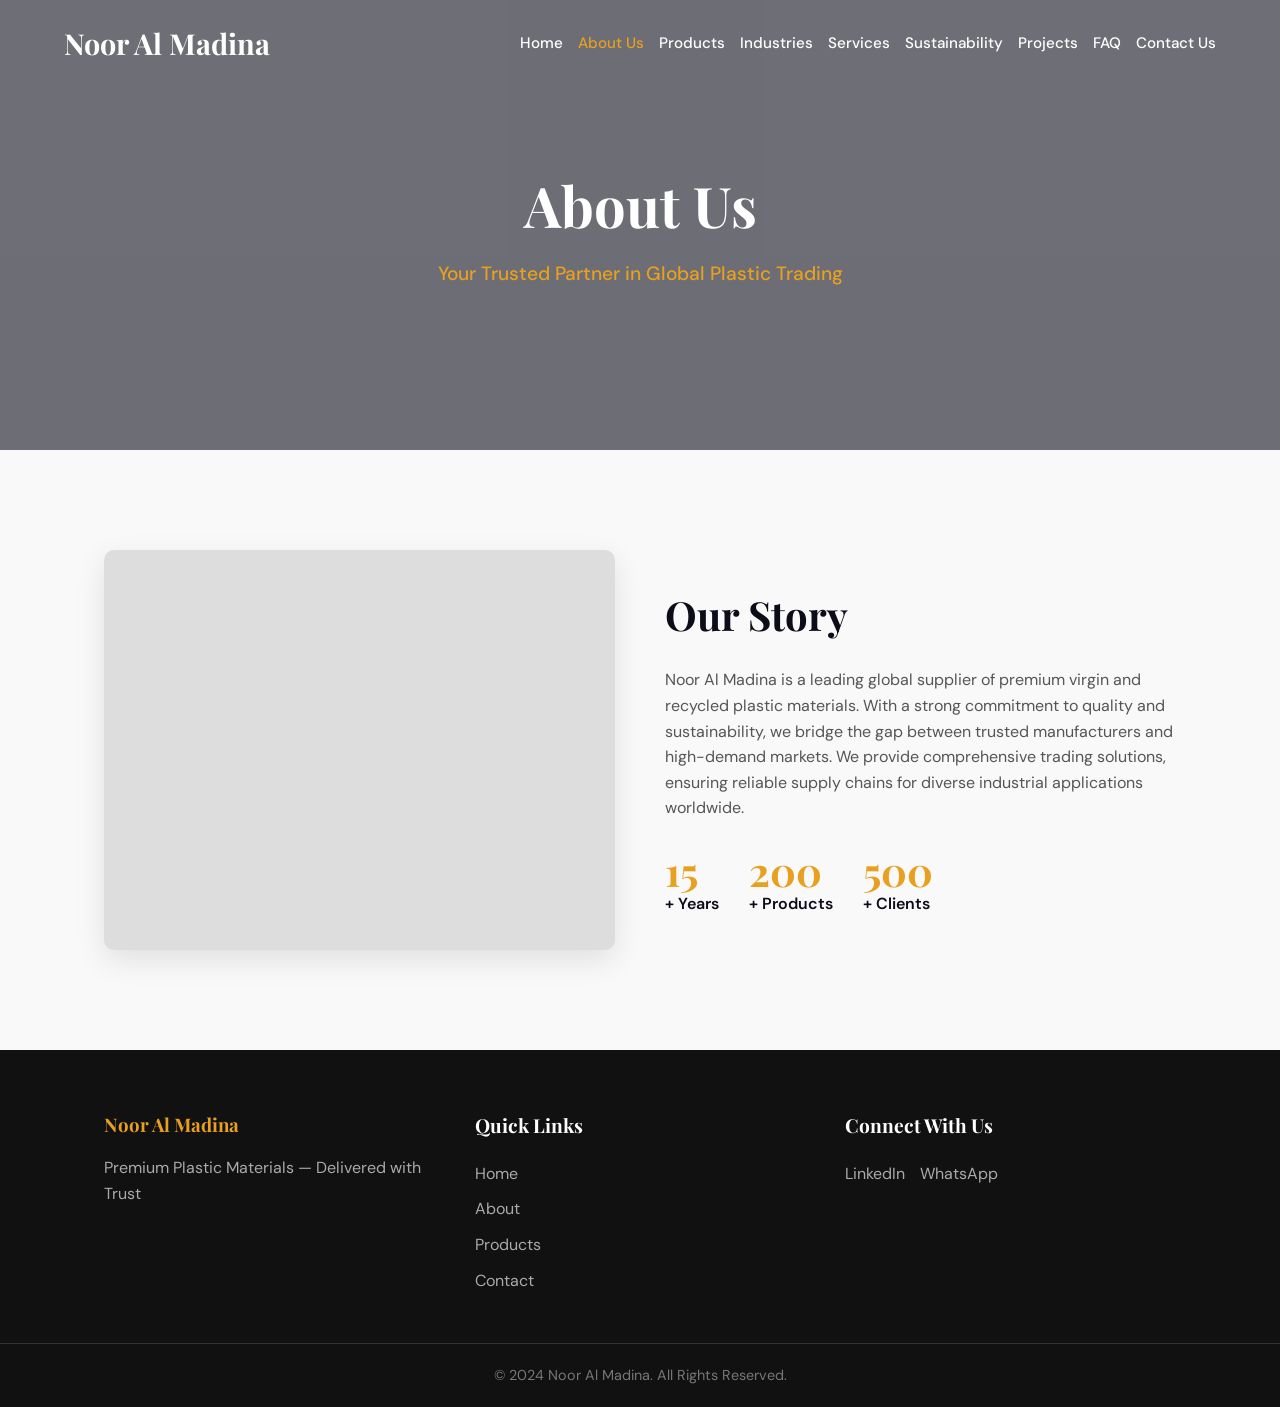
<file: about.html>
<!DOCTYPE html>
<html lang="en">
<head>
    <meta charset="UTF-8">
    <meta name="viewport" content="width=device-width, initial-scale=1.0">
    <title>About Us | Noor Al Madina</title>
    <meta name="description" content="Learn more about Noor Al Madina, a trusted global supplier of premium plastic materials.">
    <!-- Fonts -->
    <link rel="preconnect" href="https://fonts.googleapis.com">
    <link rel="preconnect" href="https://fonts.gstatic.com" crossorigin>
    <link href="https://fonts.googleapis.com/css2?family=DM+Sans:opsz,wght@9..40,400;9..40,500;9..40,700&family=Playfair+Display:wght@400;600;700&display=swap" rel="stylesheet">
    <link rel="stylesheet" href="style.css">
    <style>
        .about-page-hero {
            height: 50vh;
            min-height: 400px;
            position: relative;
            display: flex;
            align-items: center;
            justify-content: center;
            text-align: center;
            overflow: hidden;
        }
        .about-page-hero .video-container {
            position: absolute;
            top: 0; left: 0; width: 100%; height: 100%;
            z-index: -2;
        }
        .about-page-hero video {
            width: 100%;
            height: 100%;
            object-fit: cover;
        }
        .about-page-overlay {
            position: absolute;
            top: 0; left: 0; width: 100%; height: 100%;
            background-color: rgba(13, 13, 26, 0.6);
            z-index: -1;
        }
        .about-page-hero h1 {
            color: var(--white);
            font-size: 3.5rem;
            margin-bottom: 10px;
            z-index: 1;
        }
        .about-page-hero p {
            color: var(--amber);
            font-size: 1.2rem;
            font-weight: 500;
            z-index: 1;
        }
    </style>
</head>
<body>

    <!-- NAVBAR -->
    <header class="navbar" id="navbar">
        <div class="nav-container">
            <a href="index.html" class="logo">Noor Al Madina</a>
            <div class="hamburger" id="hamburger">
                <span></span>
                <span></span>
                <span></span>
            </div>
            <nav class="nav-links" id="nav-links">
                <a href="index.html">Home</a>
                <a href="about.html" style="color: var(--amber);">About Us</a>
                <a href="products.html">Products</a>
                <a href="industries.html">Industries</a>
                <a href="services.html">Services</a>
                <a href="sustainability.html">Sustainability</a>
                <a href="projects.html">Projects</a>
                <a href="faq.html">FAQ</a>
                <a href="contact.html">Contact Us</a>
            </nav>
        </div>
    </header>

    <!-- PAGE HERO WITH VIDEO -->
    <section class="about-page-hero">
        <div class="video-container">
            <video autoplay loop muted playsinline>
                <source src="media/banner2.mp4" type="video/mp4">
            </video>
        </div>
        <div class="about-page-overlay"></div>
        <div>
            <h1>About Us</h1>
            <p>Your Trusted Partner in Global Plastic Trading</p>
        </div>
    </section>

    <!-- ABOUT SECTION -->
    <section id="about" class="about">
        <div class="container">
            <div class="about-grid">
                <div class="about-img-col">
                    <div class="about-img">
                        <!-- Placeholder for image -->
                    </div>
                </div>
                <div class="about-text">
                    <h2>Our Story</h2>
                    <p>Noor Al Madina is a leading global supplier of premium virgin and recycled plastic materials. With a strong commitment to quality and sustainability, we bridge the gap between trusted manufacturers and high-demand markets. We provide comprehensive trading solutions, ensuring reliable supply chains for diverse industrial applications worldwide.</p>
                    <div class="stats" id="stats">
                        <div class="stat-item">
                            <h3 data-target="15">0</h3>
                            <span>+ Years</span>
                        </div>
                        <div class="stat-item">
                            <h3 data-target="200">0</h3>
                            <span>+ Products</span>
                        </div>
                        <div class="stat-item">
                            <h3 data-target="500">0</h3>
                            <span>+ Clients</span>
                        </div>
                    </div>
                </div>
            </div>
        </div>
    </section>

    <!-- FOOTER -->
    <footer class="footer">
        <div class="container footer-grid">
            <div class="footer-col">
                <h3>Noor Al Madina</h3>
                <p>Premium Plastic Materials — Delivered with Trust</p>
            </div>
            <div class="footer-col">
                <h4>Quick Links</h4>
                <a href="index.html#home">Home</a>
                <a href="about.html">About</a>
                <a href="products.html">Products</a>
                <a href="contact.html">Contact</a>
            </div>
            <div class="footer-col">
                <h4>Connect With Us</h4>
                <div class="social-links">
                    <a href="#">LinkedIn</a>
                    <a href="#">WhatsApp</a>
                </div>
            </div>
        </div>
        <div class="footer-bottom">
            <p>&copy; 2024 Noor Al Madina. All Rights Reserved.</p>
        </div>
    </footer>

    <script src="script.js"></script>
</body>
</html>
</file>
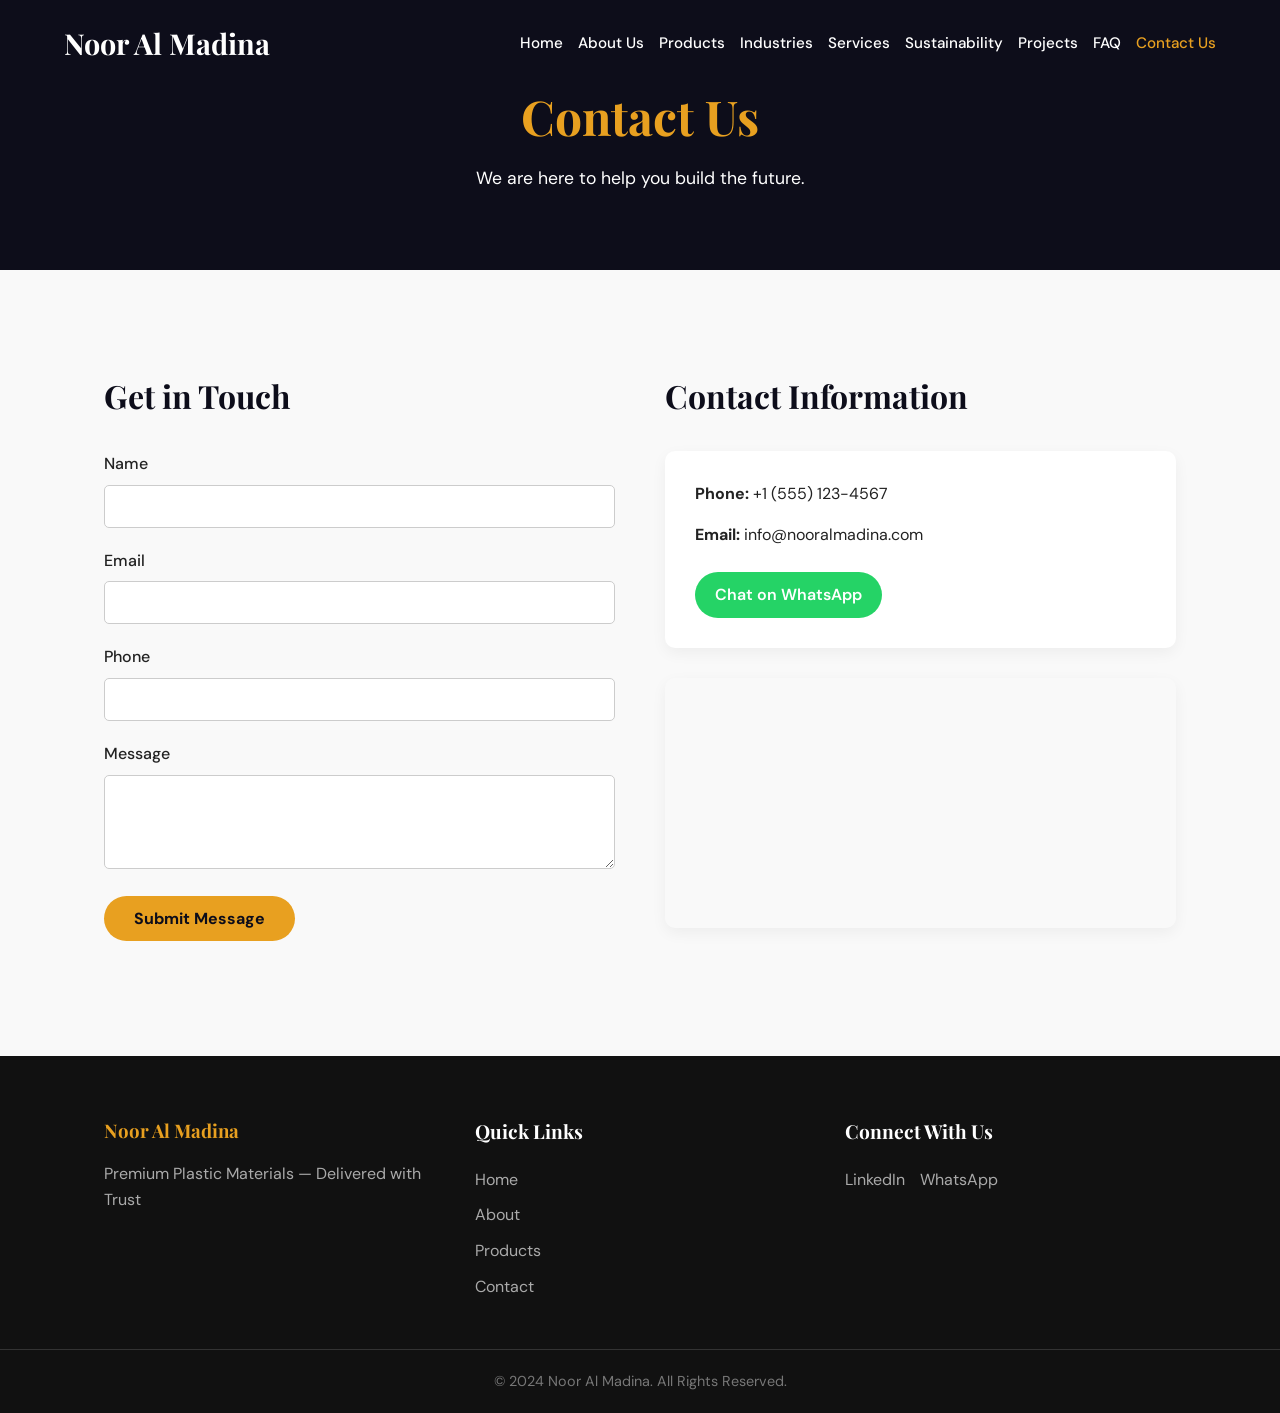
<file: contact.html>
<!DOCTYPE html>
<html lang="en">
<head>
    <meta charset="UTF-8">
    <meta name="viewport" content="width=device-width, initial-scale=1.0">
    <title>Contact Us | Noor Al Madina</title>
    <meta name="description" content="Get in touch with Noor Al Madina for premium plastic trading inquiries.">
    <!-- Fonts -->
    <link rel="preconnect" href="https://fonts.googleapis.com">
    <link rel="preconnect" href="https://fonts.gstatic.com" crossorigin>
    <link href="https://fonts.googleapis.com/css2?family=DM+Sans:opsz,wght@9..40,400;9..40,500;9..40,700&family=Playfair+Display:wght@400;600;700&display=swap" rel="stylesheet">
    <link rel="stylesheet" href="style.css">
    <style>
        .contact-page-hero {
            height: 30vh;
            min-height: 250px;
            position: relative;
            display: flex;
            align-items: center;
            justify-content: center;
            text-align: center;
            background-color: var(--navy-bg);
        }
        .contact-page-hero h1 {
            color: var(--amber);
            font-size: 3rem;
            margin-bottom: 10px;
        }
        .contact-page-hero p {
            color: var(--white);
            font-size: 1.1rem;
        }
    </style>
</head>
<body>

    <!-- NAVBAR -->
    <header class="navbar" id="navbar">
        <div class="nav-container">
            <a href="index.html" class="logo">Noor Al Madina</a>
            <div class="hamburger" id="hamburger">
                <span></span>
                <span></span>
                <span></span>
            </div>
            <nav class="nav-links" id="nav-links">
                <a href="index.html">Home</a>
                <a href="about.html">About Us</a>
                <a href="products.html">Products</a>
                <a href="industries.html">Industries</a>
                <a href="services.html">Services</a>
                <a href="sustainability.html">Sustainability</a>
                <a href="projects.html">Projects</a>
                <a href="faq.html">FAQ</a>
                <a href="contact.html" style="color: var(--amber);">Contact Us</a>
            </nav>
        </div>
    </header>

    <!-- PAGE HERO -->
    <section class="contact-page-hero">
        <div>
            <h1>Contact Us</h1>
            <p>We are here to help you build the future.</p>
        </div>
    </section>

    <!-- CONTACT SECTION -->
    <section id="contact" class="contact">
        <div class="container">
            <div class="contact-grid">
                <div class="contact-form-col">
                    <h2>Get in Touch</h2>
                    <form id="contactForm" onsubmit="return validateForm(event)">
                        <div class="form-group">
                            <label for="name">Name</label>
                            <input type="text" id="name" required>
                        </div>
                        <div class="form-group">
                            <label for="email">Email</label>
                            <input type="email" id="email" required>
                        </div>
                        <div class="form-group">
                            <label for="phone">Phone</label>
                            <input type="tel" id="phone" required>
                        </div>
                        <div class="form-group">
                            <label for="message">Message</label>
                            <textarea id="message" rows="4" required></textarea>
                        </div>
                        <button type="submit" class="btn-primary">Submit Message</button>
                        <p id="formMessage" class="form-message"></p>
                    </form>
                </div>
                <div class="contact-info-col">
                    <h2>Contact Information</h2>
                    <div class="info-block">
                        <p><strong>Phone:</strong> +1 (555) 123-4567</p>
                        <p><strong>Email:</strong> info@nooralmadina.com</p>
                        <a href="https://wa.me/15551234567" target="_blank" class="btn-whatsapp">Chat on WhatsApp</a>
                    </div>
                    <div class="map-container">
                        <iframe src="https://www.google.com/maps/embed?pb=!1m18!1m12!1m3!1d14434.619176313175!2d55.29744415!3d25.2635933!2m3!1f0!2f0!3f0!3m2!1i1024!2i768!4f13.1!3m3!1m2!1s0x3e5f43496ad9c645%3A0xbde66e5084295162!2sDubai%20-%20United%20Arab%20Emirates!5e0!3m2!1sen!2sus!4v1700000000000!5m2!1sen!2sus" width="100%" height="250" style="border:0;" allowfullscreen="" loading="lazy" referrerpolicy="no-referrer-when-downgrade"></iframe>
                    </div>
                </div>
            </div>
        </div>
    </section>

    <!-- FOOTER -->
    <footer class="footer">
        <div class="container footer-grid">
            <div class="footer-col">
                <h3>Noor Al Madina</h3>
                <p>Premium Plastic Materials — Delivered with Trust</p>
            </div>
            <div class="footer-col">
                <h4>Quick Links</h4>
                <a href="index.html#home">Home</a>
                <a href="about.html">About</a>
                <a href="products.html">Products</a>
                <a href="contact.html">Contact</a>
            </div>
            <div class="footer-col">
                <h4>Connect With Us</h4>
                <div class="social-links">
                    <a href="#">LinkedIn</a>
                    <a href="#">WhatsApp</a>
                </div>
            </div>
        </div>
        <div class="footer-bottom">
            <p>&copy; 2024 Noor Al Madina. All Rights Reserved.</p>
        </div>
    </footer>

    <script src="script.js"></script>
</body>
</html>
</file>
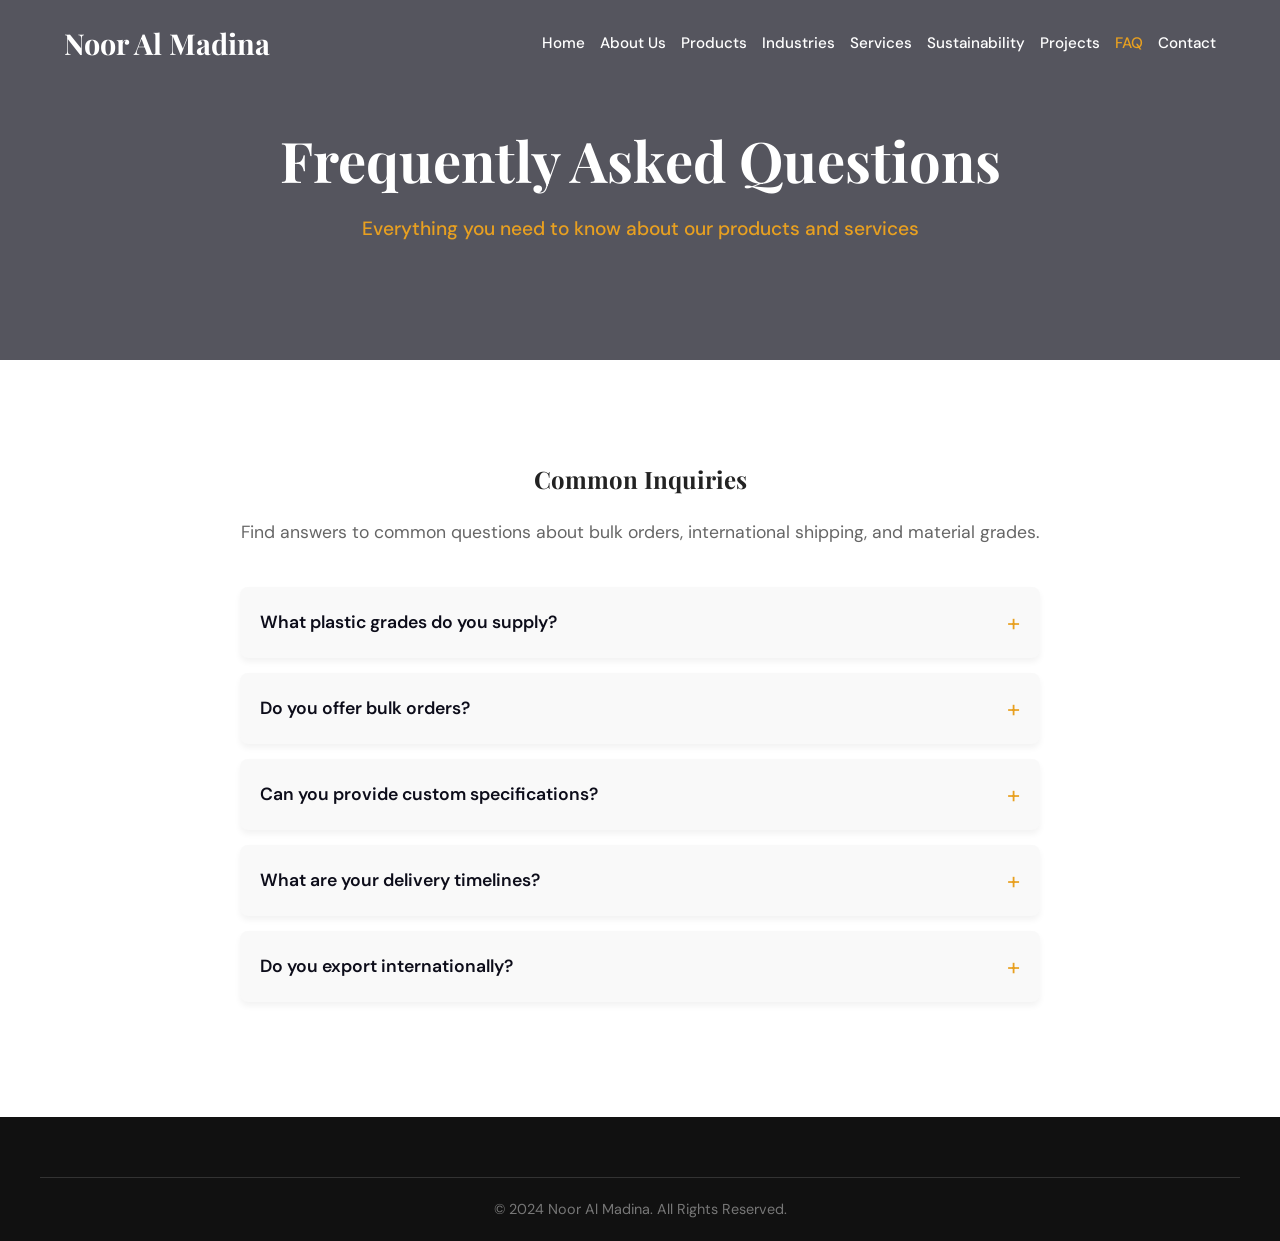
<file: faq.html>
<!DOCTYPE html>
<html lang="en">
<head>
    <meta charset="UTF-8">
    <meta name="viewport" content="width=device-width, initial-scale=1.0">
    <title>FAQ | Noor Al Madina</title>
    <link href="https://fonts.googleapis.com/css2?family=DM+Sans:wght@400;500;700&family=Playfair+Display:wght@400;600;700&display=swap" rel="stylesheet">
    <link rel="stylesheet" href="style.css">
    <link rel="stylesheet" href="products.css">
</head>
<body>
    <header class="navbar" id="navbar">
        <div class="nav-container">
            <a href="index.html" class="logo">Noor Al Madina</a>
            <div class="hamburger" id="hamburger"><span></span><span></span><span></span></div>
            <nav class="nav-links" id="nav-links">
                <a href="index.html">Home</a>
                <a href="about.html">About Us</a>
                <a href="products.html">Products</a>
                <a href="industries.html">Industries</a>
                <a href="services.html">Services</a>
                <a href="sustainability.html">Sustainability</a>
                <a href="projects.html">Projects</a>
                <a href="faq.html" style="color: var(--amber);">FAQ</a>
                <a href="contact.html">Contact</a>
            </nav>
        </div>
    </header>

    <section class="page-hero">
        <div class="page-hero-bg" style="background-image: url('https://images.unsplash.com/photo-1504328345606-18bbc8c9d7d1?ixlib=rb-4.0.3&auto=format&fit=crop&w=1920&q=80');"></div>
        <div class="page-hero-overlay"></div>
        <div class="page-hero-content">
            <h1>Frequently Asked Questions</h1>
            <p>Everything you need to know about our products and services</p>
        </div>
    </section>

    <section style="padding: 100px 0; background: var(--white); text-align: center;">
        <div class="container">
            <h2>Common Inquiries</h2>
            <p style="margin-top: 20px; color: #666; font-size: 1.1rem;">Find answers to common questions about bulk orders, international shipping, and material grades.</p>
            <!-- Add FAQ accordion here later -->
            <div class="faq-container">
                <div class="faq-item">
                    <button class="faq-question">What plastic grades do you supply? <span class="faq-icon">+</span></button>
                    <div class="faq-answer">
                        <p>We supply a wide range of premium virgin and recycled plastic materials, including HDPE, LDPE, LLDPE, PP, PVC, PET, ABS, and Polycarbonate. We also offer specialized engineering plastics and masterbatches.</p>
                    </div>
                </div>
                <div class="faq-item">
                    <button class="faq-question">Do you offer bulk orders? <span class="faq-icon">+</span></button>
                    <div class="faq-answer">
                        <p>Yes, we specialize in bulk and wholesale supply for large-scale manufacturing operations. Our robust logistics network ensures continuous and reliable delivery for high-volume requirements.</p>
                    </div>
                </div>
                <div class="faq-item">
                    <button class="faq-question">Can you provide custom specifications? <span class="faq-icon">+</span></button>
                    <div class="faq-answer">
                        <p>Absolutely. We work closely with our clients to source or formulate plastic materials that meet strict custom specifications, including specific melt flow indexes, densities, and color masterbatch matching.</p>
                    </div>
                </div>
                <div class="faq-item">
                    <button class="faq-question">What are your delivery timelines? <span class="faq-icon">+</span></button>
                    <div class="faq-answer">
                        <p>Delivery timelines vary based on the order volume, specific material requirements, and destination. Typically, in-stock materials are processed within 3-5 business days. International shipping estimates will be provided upon quoting.</p>
                    </div>
                </div>
                <div class="faq-item">
                    <button class="faq-question">Do you export internationally? <span class="faq-icon">+</span></button>
                    <div class="faq-answer">
                        <p>Yes, we are a global trading company. We export to numerous countries across Asia, Europe, Africa, and the Americas, handling all necessary customs documentation and logistics.</p>
                    </div>
                </div>
            </div>
        </div>
    </section>

    <footer class="footer">
        <div class="container footer-bottom">
            <p>&copy; 2024 Noor Al Madina. All Rights Reserved.</p>
        </div>
    </footer>
    <script src="script.js"></script>
</body>
</html>
</file>
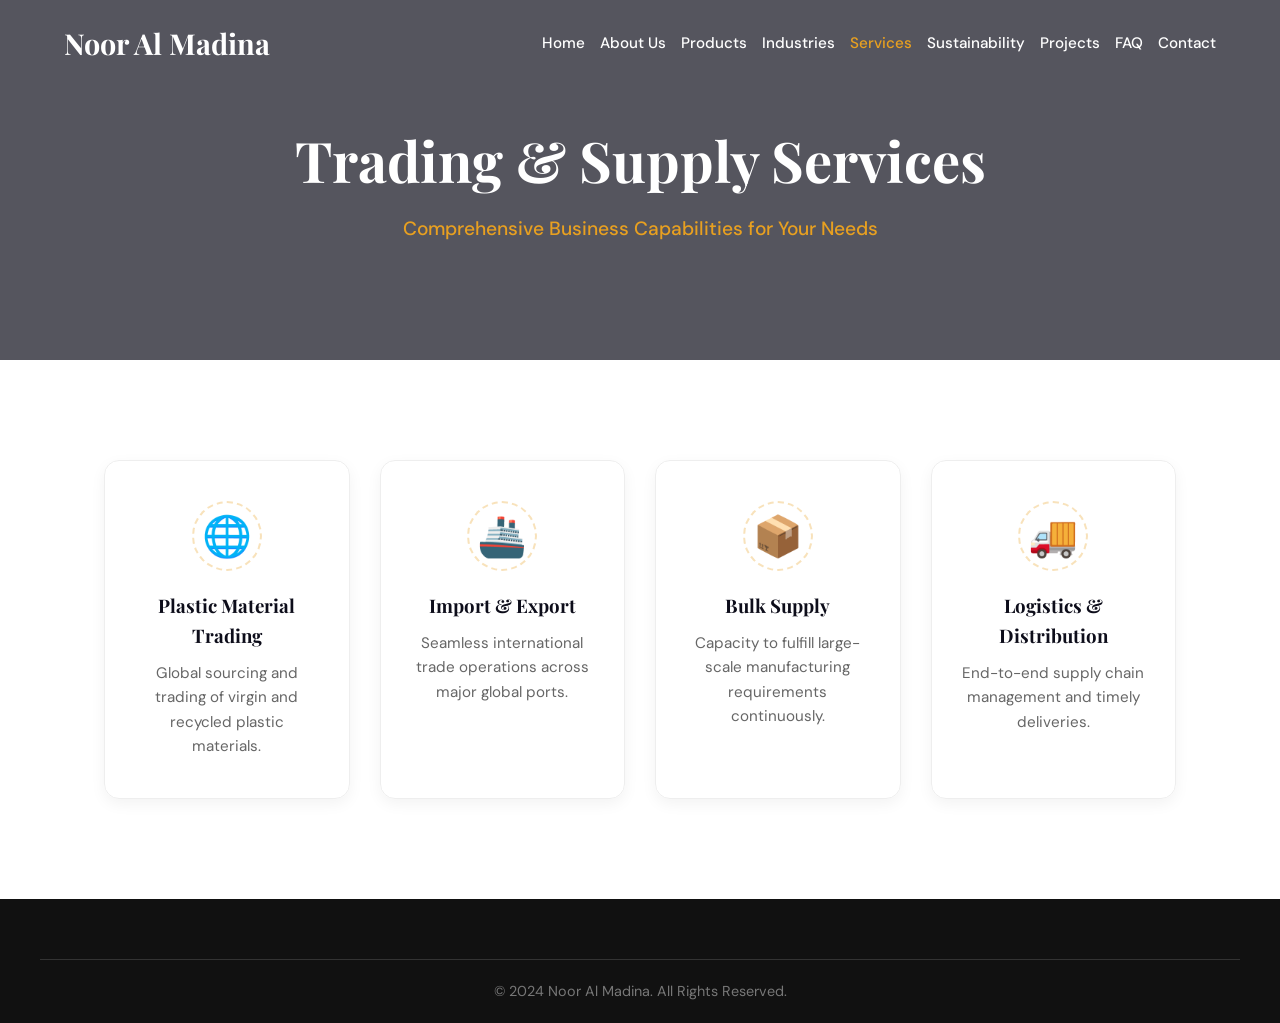
<file: services.html>
<!DOCTYPE html>
<html lang="en">
<head>
    <meta charset="UTF-8">
    <meta name="viewport" content="width=device-width, initial-scale=1.0">
    <title>Our Services | Noor Al Madina</title>
    <link href="https://fonts.googleapis.com/css2?family=DM+Sans:wght@400;500;700&family=Playfair+Display:wght@400;600;700&display=swap" rel="stylesheet">
    <link rel="stylesheet" href="style.css">
    <link rel="stylesheet" href="products.css">
</head>
<body>
    <header class="navbar" id="navbar">
        <div class="nav-container">
            <a href="index.html" class="logo">Noor Al Madina</a>
            <div class="hamburger" id="hamburger"><span></span><span></span><span></span></div>
            <nav class="nav-links" id="nav-links">
                <a href="index.html">Home</a>
                <a href="about.html">About Us</a>
                <a href="products.html">Products</a>
                <a href="industries.html">Industries</a>
                <a href="services.html" style="color: var(--amber);">Services</a>
                <a href="sustainability.html">Sustainability</a>
                <a href="projects.html">Projects</a>
                <a href="faq.html">FAQ</a>
                <a href="contact.html">Contact</a>
            </nav>
        </div>
    </header>

    <section class="page-hero">
        <div class="page-hero-bg" style="background-image: url('https://images.unsplash.com/photo-1565158309503-49d6dae37a06?ixlib=rb-4.0.3&auto=format&fit=crop&w=1920&q=80');"></div>
        <div class="page-hero-overlay"></div>
        <div class="page-hero-content">
            <h1>Trading & Supply Services</h1>
            <p>Comprehensive Business Capabilities for Your Needs</p>
        </div>
    </section>

    <section class="services" style="padding: 100px 0; background: var(--white);">
        <div class="container">
            <div class="feature-grid">
                <div class="feature-box" style="border: 1px solid #eee; box-shadow: 0 5px 15px rgba(0,0,0,0.05);">
                    <div class="icon" style="color: var(--amber); font-size: 2.5rem; margin-bottom: 20px;">🌐</div>
                    <h3 style="color: var(--navy-bg); margin-bottom: 10px;">Plastic Material Trading</h3>
                    <p style="color: #666;">Global sourcing and trading of virgin and recycled plastic materials.</p>
                </div>
                <div class="feature-box" style="border: 1px solid #eee; box-shadow: 0 5px 15px rgba(0,0,0,0.05);">
                    <div class="icon" style="color: var(--amber); font-size: 2.5rem; margin-bottom: 20px;">🚢</div>
                    <h3 style="color: var(--navy-bg); margin-bottom: 10px;">Import & Export</h3>
                    <p style="color: #666;">Seamless international trade operations across major global ports.</p>
                </div>
                <div class="feature-box" style="border: 1px solid #eee; box-shadow: 0 5px 15px rgba(0,0,0,0.05);">
                    <div class="icon" style="color: var(--amber); font-size: 2.5rem; margin-bottom: 20px;">📦</div>
                    <h3 style="color: var(--navy-bg); margin-bottom: 10px;">Bulk Supply</h3>
                    <p style="color: #666;">Capacity to fulfill large-scale manufacturing requirements continuously.</p>
                </div>
                <div class="feature-box" style="border: 1px solid #eee; box-shadow: 0 5px 15px rgba(0,0,0,0.05);">
                    <div class="icon" style="color: var(--amber); font-size: 2.5rem; margin-bottom: 20px;">🚚</div>
                    <h3 style="color: var(--navy-bg); margin-bottom: 10px;">Logistics & Distribution</h3>
                    <p style="color: #666;">End-to-end supply chain management and timely deliveries.</p>
                </div>
            </div>
        </div>
    </section>

    <footer class="footer">
        <div class="container footer-bottom">
            <p>&copy; 2024 Noor Al Madina. All Rights Reserved.</p>
        </div>
    </footer>
    <script src="script.js"></script>
</body>
</html>
</file>
<file: style.css>
:root {
    --navy-bg: #0d0d1a;
    --amber: #e8a020;
    --amber-hover: #c98a1a;
    --light-bg: #f9f9f9;
    --white: #ffffff;
    --dark-text: #222222;
    --light-text: #f0f0f0;
    --font-heading: 'Playfair Display', serif;
    --font-body: 'DM Sans', sans-serif;
}

* {
    margin: 0;
    padding: 0;
    box-sizing: border-box;
}

html {
    scroll-behavior: smooth;
}

body {
    font-family: var(--font-body);
    color: var(--dark-text);
    background-color: var(--white);
    line-height: 1.6;
}

h1, h2, h3, h4, h5, h6 {
    font-family: var(--font-heading);
}

.container {
    max-width: 1200px;
    margin: 0 auto;
    padding: 0 5%;
}

/* 1. NAVBAR */
.navbar {
    position: fixed;
    top: 0;
    width: 100%;
    z-index: 1000;
    transition: all 0.3s ease;
    background: transparent;
    padding: 20px 0;
}

.navbar.scrolled {
    background: var(--navy-bg);
    padding: 15px 0;
    box-shadow: 0 4px 10px rgba(0,0,0,0.3);
}

.navbar.hidden {
    transform: translateY(-100%);
}

.nav-container {
    display: flex;
    justify-content: space-between;
    align-items: center;
    width: 100%;
    padding: 0 5%;
}

.logo {
    font-family: var(--font-heading);
    font-size: 1.8rem;
    font-weight: 700;
    color: var(--white);
    text-decoration: none;
}

.nav-links {
    display: flex;
    gap: 15px;
}

.nav-links a {
    color: var(--white);
    text-decoration: none;
    font-weight: 500;
    font-size: 0.95rem;
    transition: color 0.3s;
}

.nav-links a:hover {
    color: var(--amber);
}

.hamburger {
    display: none;
    flex-direction: column;
    cursor: pointer;
    gap: 5px;
}

.hamburger span {
    width: 25px;
    height: 3px;
    background-color: var(--white);
    transition: all 0.3s;
}

/* 2. HERO BANNER */
.hero {
    height: 100vh;
    position: relative;
    display: flex;
    align-items: center;
    justify-content: center;
    text-align: center;
    overflow: hidden;
}

.hero-video {
    position: absolute;
    top: 0; left: 0; width: 100%; height: 100%;
    object-fit: cover;
    z-index: -2;
}

.hero-overlay {
    position: absolute;
    top: 0; left: 0; width: 100%; height: 100%;
    background-color: rgba(0, 0, 0, 0.55);
    z-index: -1;
}

.hero-content {
    color: var(--white);
    max-width: 800px;
    padding: 0 20px;
    opacity: 0;
    transform: translateY(20px);
    animation: fadeInUp 1s forwards 0.5s;
}

@keyframes fadeInUp {
    to {
        opacity: 1;
        transform: translateY(0);
    }
}

.tagline {
    font-variant: small-caps;
    font-weight: 700;
    letter-spacing: 2px;
    color: var(--amber);
    margin-bottom: 10px;
    display: block;
}

.hero h1 {
    font-size: 4.5rem;
    margin-bottom: 20px;
    line-height: 1.1;
}

.hero p {
    font-size: 1.3rem;
    margin-bottom: 30px;
}

.btn-primary {
    display: inline-block;
    background-color: var(--amber);
    color: var(--navy-bg);
    padding: 12px 30px;
    border-radius: 30px;
    text-decoration: none;
    font-weight: 700;
    transition: background 0.3s, transform 0.3s;
}

.btn-primary:hover {
    background-color: var(--amber-hover);
    transform: translateY(-2px);
}

/* 3. ABOUT US */
.about {
    background-color: var(--light-bg);
    padding: 100px 0;
}

.about-grid {
    display: grid;
    grid-template-columns: 1fr 1fr;
    gap: 50px;
    align-items: center;
}

.about-img {
    background-color: #ddd;
    height: 400px;
    border-radius: 10px;
    background-image: url('https://images.unsplash.com/photo-1581091226825-a6a2a5aee158?ixlib=rb-4.0.3&auto=format&fit=crop&w=800&q=80');
    background-size: cover;
    background-position: center;
    box-shadow: 0 10px 30px rgba(0,0,0,0.1);
}

.about-text h2 {
    font-size: 2.5rem;
    margin-bottom: 20px;
    color: var(--navy-bg);
}

.about-text p {
    margin-bottom: 30px;
    color: #555;
}

.stats {
    display: flex;
    gap: 30px;
}

.stat-item h3 {
    font-size: 2.5rem;
    color: var(--amber);
    line-height: 1;
}

.stat-item span {
    font-weight: 600;
    color: var(--navy-bg);
}

/* 4. PRODUCTS */
.products {
    background-color: var(--white);
    padding: 100px 0;
}

.section-header {
    text-align: center;
    margin-bottom: 50px;
}

.section-header h2 {
    font-size: 2.5rem;
    color: var(--navy-bg);
}

.why-us .section-header h2 {
    color: var(--amber);
}

.product-grid {
    display: grid;
    grid-template-columns: repeat(auto-fit, minmax(250px, 1fr));
    gap: 30px;
}

.product-card {
    background: var(--white);
    border: 1px solid #eee;
    padding: 30px;
    border-radius: 10px;
    text-align: center;
    transition: all 0.3s ease;
}

.product-card:hover {
    box-shadow: 0 15px 30px rgba(0,0,0,0.1);
    border-color: var(--amber);
    transform: translateY(-5px);
}

.product-card .icon {
    color: var(--amber);
    margin-bottom: 20px;
}

.product-card h3 {
    margin-bottom: 15px;
    font-size: 1.3rem;
}

.product-card p {
    color: #666;
    margin-bottom: 20px;
    font-size: 0.95rem;
}

.btn-ghost {
    display: inline-block;
    padding: 10px 20px;
    border: 2px solid var(--navy-bg);
    color: var(--navy-bg);
    text-decoration: none;
    border-radius: 25px;
    font-weight: 600;
    transition: all 0.3s;
}

.product-card:hover .btn-ghost {
    background: var(--navy-bg);
    color: var(--white);
}

/* INDUSTRIES WE SERVE */
.industries {
    padding: 100px 0;
    background-color: var(--light-bg);
}

.industries .section-header p {
    color: #666;
    margin-top: 10px;
    font-size: 1.1rem;
}

.industry-grid {
    display: grid;
    grid-template-columns: repeat(auto-fit, minmax(280px, 1fr));
    gap: 30px;
}

.industry-card {
    position: relative;
    border-radius: 10px;
    overflow: hidden;
    height: 250px;
    box-shadow: 0 10px 20px rgba(0,0,0,0.1);
}

.industry-card img {
    width: 100%;
    height: 100%;
    object-fit: cover;
    transition: transform 0.5s ease;
}

.industry-card:hover img {
    transform: scale(1.1);
}

.industry-card h3 {
    position: absolute;
    bottom: 20px;
    left: 20px;
    color: var(--white);
    background: rgba(13, 13, 26, 0.85);
    padding: 8px 15px;
    border-radius: 5px;
    font-size: 1.1rem;
    z-index: 1;
}

/* SUSTAINABILITY */
.sustainability {
    padding: 100px 0;
    background-color: var(--white);
}

.sustainability-content {
    display: grid;
    grid-template-columns: 1fr 1fr;
    gap: 50px;
    align-items: center;
}

.sustainability-text h2 {
    font-size: 2.5rem;
    color: #2e7d32;
    margin-bottom: 20px;
}

.sustainability-text p {
    color: #555;
    margin-bottom: 20px;
    font-size: 1.1rem;
}

.sustainability-list {
    list-style: none;
    margin-bottom: 30px;
}

.sustainability-list li {
    font-size: 1.1rem;
    color: var(--navy-bg);
    margin-bottom: 10px;
    font-weight: 600;
}

.sustainability-img img {
    width: 100%;
    border-radius: 15px;
    box-shadow: 0 15px 30px rgba(0,0,0,0.1);
}

/* PROJECTS SECTION */
.project-grid {
    display: grid;
    grid-template-columns: repeat(auto-fit, minmax(350px, 1fr));
    gap: 40px;
    margin-top: 50px;
    text-align: left;
}

.project-card {
    background: var(--white);
    border-radius: 12px;
    overflow: hidden;
    box-shadow: 0 10px 25px rgba(0,0,0,0.08);
    transition: transform 0.3s ease, box-shadow 0.3s ease;
}

.project-card:hover {
    transform: translateY(-10px);
    box-shadow: 0 15px 35px rgba(0,0,0,0.15);
}

.project-img {
    height: 250px;
    width: 100%;
    overflow: hidden;
}

.project-img img {
    width: 100%;
    height: 100%;
    object-fit: cover;
    transition: transform 0.5s ease;
}

.project-card:hover .project-img img {
    transform: scale(1.1);
}

.project-info {
    padding: 30px;
}

.project-category {
    color: var(--amber);
    font-size: 0.9rem;
    font-weight: 700;
    text-transform: uppercase;
    letter-spacing: 1px;
    margin-bottom: 10px;
    display: block;
}

.project-info h3 {
    color: var(--navy-bg);
    margin-bottom: 15px;
    font-size: 1.5rem;
}

.project-info p {
    color: #666;
    line-height: 1.6;
}

/* FAQ SECTION */
.faq-container {
    max-width: 800px;
    margin: 40px auto 0;
    text-align: left;
}

.faq-item {
    background: var(--light-bg);
    margin-bottom: 15px;
    border-radius: 8px;
    overflow: hidden;
    box-shadow: 0 4px 6px rgba(0,0,0,0.05);
}

.faq-question {
    width: 100%;
    padding: 20px;
    background: none;
    border: none;
    display: flex;
    justify-content: space-between;
    align-items: center;
    font-size: 1.1rem;
    font-weight: 600;
    color: var(--navy-bg);
    cursor: pointer;
    font-family: 'DM Sans', sans-serif;
    transition: background 0.3s ease;
}

.faq-question:hover {
    background: #f0f4f8;
}

.faq-icon {
    font-size: 1.5rem;
    font-weight: 400;
    color: var(--amber);
    transition: transform 0.3s ease;
}

.faq-answer {
    max-height: 0;
    overflow: hidden;
    transition: max-height 0.4s ease, padding 0.4s ease;
    background: var(--white);
    padding: 0 20px;
}

.faq-answer p {
    color: #666;
    line-height: 1.6;
    margin: 0;
}

.faq-item.active .faq-answer {
    max-height: 300px;
    padding: 20px;
}

.faq-item.active .faq-icon {
    transform: rotate(45deg);
}

/* 5. WHY CHOOSE US */
.why-us {
    background-color: var(--navy-bg);
    background-image: radial-gradient(circle at 50% -20%, rgba(232, 160, 32, 0.15), transparent 70%);
    padding: 100px 0;
    color: var(--white);
}

.feature-grid {
    display: grid;
    grid-template-columns: repeat(auto-fit, minmax(220px, 1fr));
    gap: 30px;
}

.feature-box {
    background: rgba(255, 255, 255, 0.02);
    backdrop-filter: blur(10px);
    -webkit-backdrop-filter: blur(10px);
    color: var(--light-text);
    padding: 40px 30px;
    border-radius: 15px;
    text-align: center;
    box-shadow: 0 10px 30px rgba(0,0,0,0.2);
    border: 1px solid rgba(255, 255, 255, 0.05);
    transition: transform 0.4s ease, border-color 0.4s ease, background 0.4s ease;
    position: relative;
    overflow: hidden;
}

.feature-box::before {
    content: '';
    position: absolute;
    top: 0; left: 0; width: 100%; height: 3px;
    background: var(--amber);
    transform: scaleX(0);
    transition: transform 0.4s ease;
}

.feature-box:hover::before {
    transform: scaleX(1);
}

.feature-box:hover {
    transform: translateY(-10px);
    background: rgba(255, 255, 255, 0.04);
    border-color: rgba(232, 160, 32, 0.3);
}

.feature-box .icon {
    color: var(--amber);
    margin-bottom: 20px;
    background: transparent;
    width: 70px;
    height: 70px;
    border-radius: 50%;
    display: inline-flex;
    align-items: center;
    justify-content: center;
    margin-left: auto;
    margin-right: auto;
    border: 2px dashed rgba(232, 160, 32, 0.3);
    transition: transform 0.5s ease;
}

.feature-box:hover .icon {
    transform: rotate(360deg);
    border-style: solid;
}

.feature-box .icon svg {
    width: 32px;
    height: 32px;
}

.feature-box h4 {
    font-size: 1.3rem;
    margin-bottom: 10px;
    font-family: var(--font-body);
    font-weight: 700;
    color: var(--white);
}

.feature-box p {
    color: #aaa;
    font-size: 0.95rem;
    line-height: 1.6;
}

/* 6. CONTACT */
.contact {
    background-color: var(--light-bg);
    padding: 100px 0;
}

.contact-grid {
    display: grid;
    grid-template-columns: 1fr 1fr;
    gap: 50px;
}

.contact h2 {
    font-size: 2rem;
    margin-bottom: 30px;
    color: var(--navy-bg);
}

.form-group {
    margin-bottom: 20px;
}

.form-group label {
    display: block;
    margin-bottom: 8px;
    font-weight: 500;
}

.form-group input,
.form-group textarea {
    width: 100%;
    padding: 12px;
    border: 1px solid #ccc;
    border-radius: 5px;
    font-family: var(--font-body);
}

.form-group input:focus,
.form-group textarea:focus {
    outline: none;
    border-color: var(--amber);
}

button.btn-primary {
    border: none;
    cursor: pointer;
    font-size: 1rem;
    font-family: var(--font-body);
}

.form-message {
    margin-top: 15px;
    font-weight: 500;
}

.info-block {
    background: var(--white);
    padding: 30px;
    border-radius: 10px;
    box-shadow: 0 5px 15px rgba(0,0,0,0.05);
    margin-bottom: 30px;
}

.info-block p {
    margin-bottom: 15px;
}

.btn-whatsapp {
    display: inline-block;
    background-color: #25D366;
    color: white;
    padding: 10px 20px;
    border-radius: 25px;
    text-decoration: none;
    font-weight: 600;
    margin-top: 10px;
}

.map-container iframe {
    border-radius: 10px;
    box-shadow: 0 5px 15px rgba(0,0,0,0.05);
}

/* 7. FOOTER */
.footer {
    background-color: #111111;
    color: var(--white);
    padding: 60px 0 20px;
}

.footer-grid {
    display: grid;
    grid-template-columns: repeat(auto-fit, minmax(250px, 1fr));
    gap: 40px;
    margin-bottom: 40px;
}

.footer-col h3 {
    color: var(--amber);
    margin-bottom: 15px;
}

.footer-col h4 {
    margin-bottom: 20px;
    font-size: 1.2rem;
}

.footer-col p {
    color: #aaa;
}

.footer-col a {
    color: #aaa;
    text-decoration: none;
    display: block;
    margin-bottom: 10px;
    transition: color 0.3s;
}

.footer-col a:hover {
    color: var(--amber);
}

.social-links {
    display: flex;
    gap: 15px;
}

.social-links a {
    display: inline-block;
}

.footer-bottom {
    text-align: center;
    padding-top: 20px;
    border-top: 1px solid #333;
    color: #777;
    font-size: 0.9rem;
}

/* RESPONSIVE */
@media (max-width: 768px) {
    .nav-links {
        display: none;
        flex-direction: column;
        position: absolute;
        top: 100%;
        left: 0;
        width: 100%;
        background: var(--navy-bg);
        padding: 20px;
        text-align: center;
    }

    .nav-links.active {
        display: flex;
    }

    .hamburger {
        display: flex;
    }
    
    .navbar {
        background: transparent;
        padding: 10px 0;
    }
    
    .navbar.scrolled {
        padding: 10px 0;
    }

    .logo {
        font-size: 1.4rem;
    }

    .hero h1 {
        font-size: 3rem;
    }

    .about-grid, .contact-grid, .sustainability-content {
        grid-template-columns: 1fr;
    }

    .stats {
        flex-direction: column;
        gap: 20px;
    }
}
</file>
<file: products.css>
/* PAGE HERO */
.page-hero {
    height: 40vh;
    min-height: 350px;
    position: relative;
    display: flex;
    align-items: center;
    justify-content: center;
    text-align: center;
}

.page-hero-bg {
    position: absolute;
    top: 0; left: 0; width: 100%; height: 100%;
    background-size: cover;
    background-position: center;
    z-index: -2;
}

.page-hero-overlay {
    position: absolute;
    top: 0; left: 0; width: 100%; height: 100%;
    background-color: rgba(13, 13, 26, 0.7);
    z-index: -1;
}

.page-hero-content {
    animation: fadeInUp 1s forwards;
}

.page-hero-content h1 {
    color: var(--white);
    font-size: 3.5rem;
    margin-bottom: 10px;
}

.page-hero-content p {
    color: var(--amber);
    font-size: 1.2rem;
    font-weight: 500;
}

/* DETAILED PRODUCTS */
.products-detailed {
    padding: 100px 0;
    background-color: var(--white);
}

.detailed-grid {
    display: flex;
    flex-direction: column;
    gap: 80px;
}

.detailed-card {
    display: grid;
    grid-template-columns: 1fr 1fr;
    gap: 40px;
    align-items: center;
    background: var(--light-bg);
    border-radius: 15px;
    overflow: hidden;
    border: 1px solid #eaeaea;
    transition: transform 0.3s ease, box-shadow 0.3s ease;
}

.detailed-card:hover {
    transform: translateY(-5px);
    box-shadow: 0 15px 35px rgba(0,0,0,0.08);
}

.detailed-img {
    height: 100%;
}

.detailed-img img {
    width: 100%;
    height: 100%;
    object-fit: cover;
    min-height: 450px;
}

.detailed-info {
    padding: 50px;
}

.detailed-info h3 {
    font-size: 2.2rem;
    color: var(--navy-bg);
    margin-bottom: 20px;
}

.detailed-info p {
    color: #555;
    margin-bottom: 25px;
    font-size: 1.1rem;
    line-height: 1.7;
}

.product-features {
    list-style: none;
    margin-bottom: 35px;
}

.product-features li {
    margin-bottom: 12px;
    color: var(--navy-bg);
    font-weight: 600;
    display: flex;
    align-items: center;
    gap: 10px;
}

@media (max-width: 900px) {
    .detailed-card, .detailed-card.reverse {
        grid-template-columns: 1fr;
    }
    
    .detailed-card.reverse .detailed-img {
        order: -1;
    }
    
    .detailed-img img {
        min-height: 300px;
    }
    
    .detailed-info {
        padding: 30px;
    }
}
</file>
